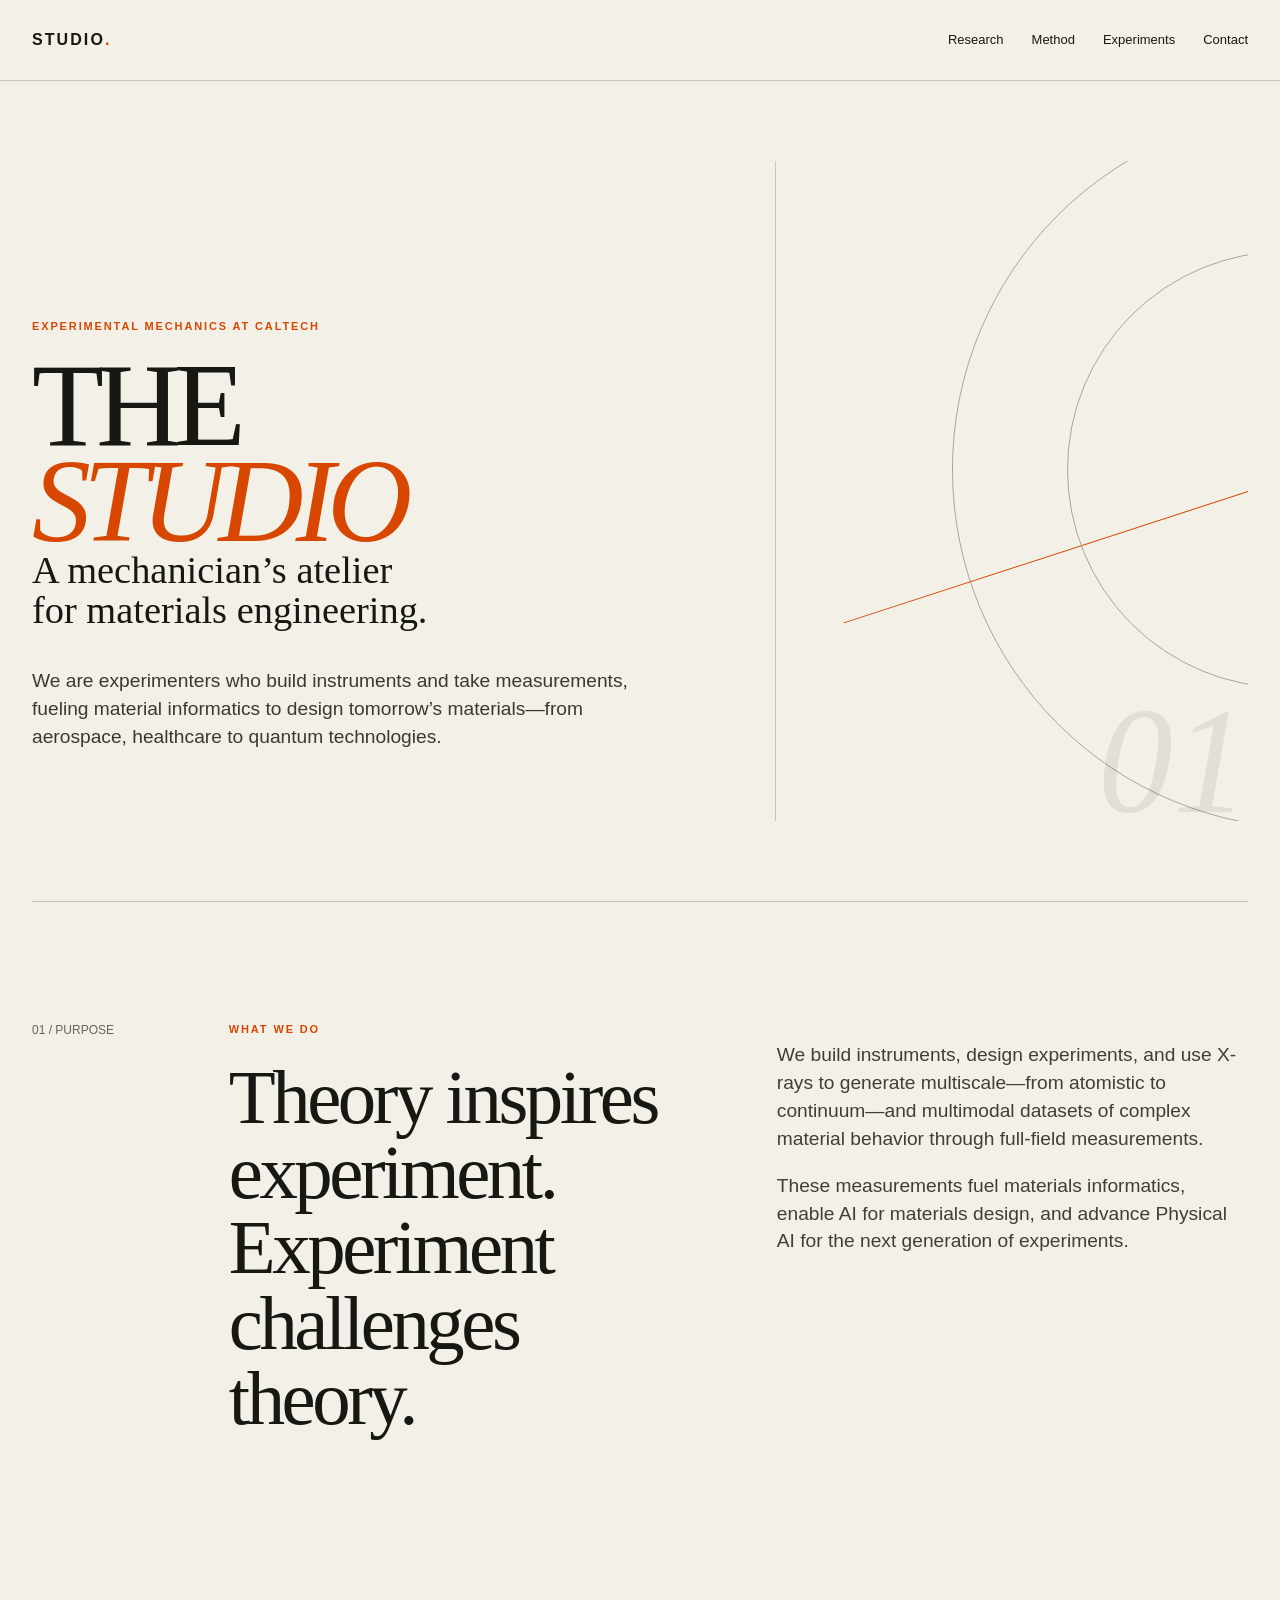
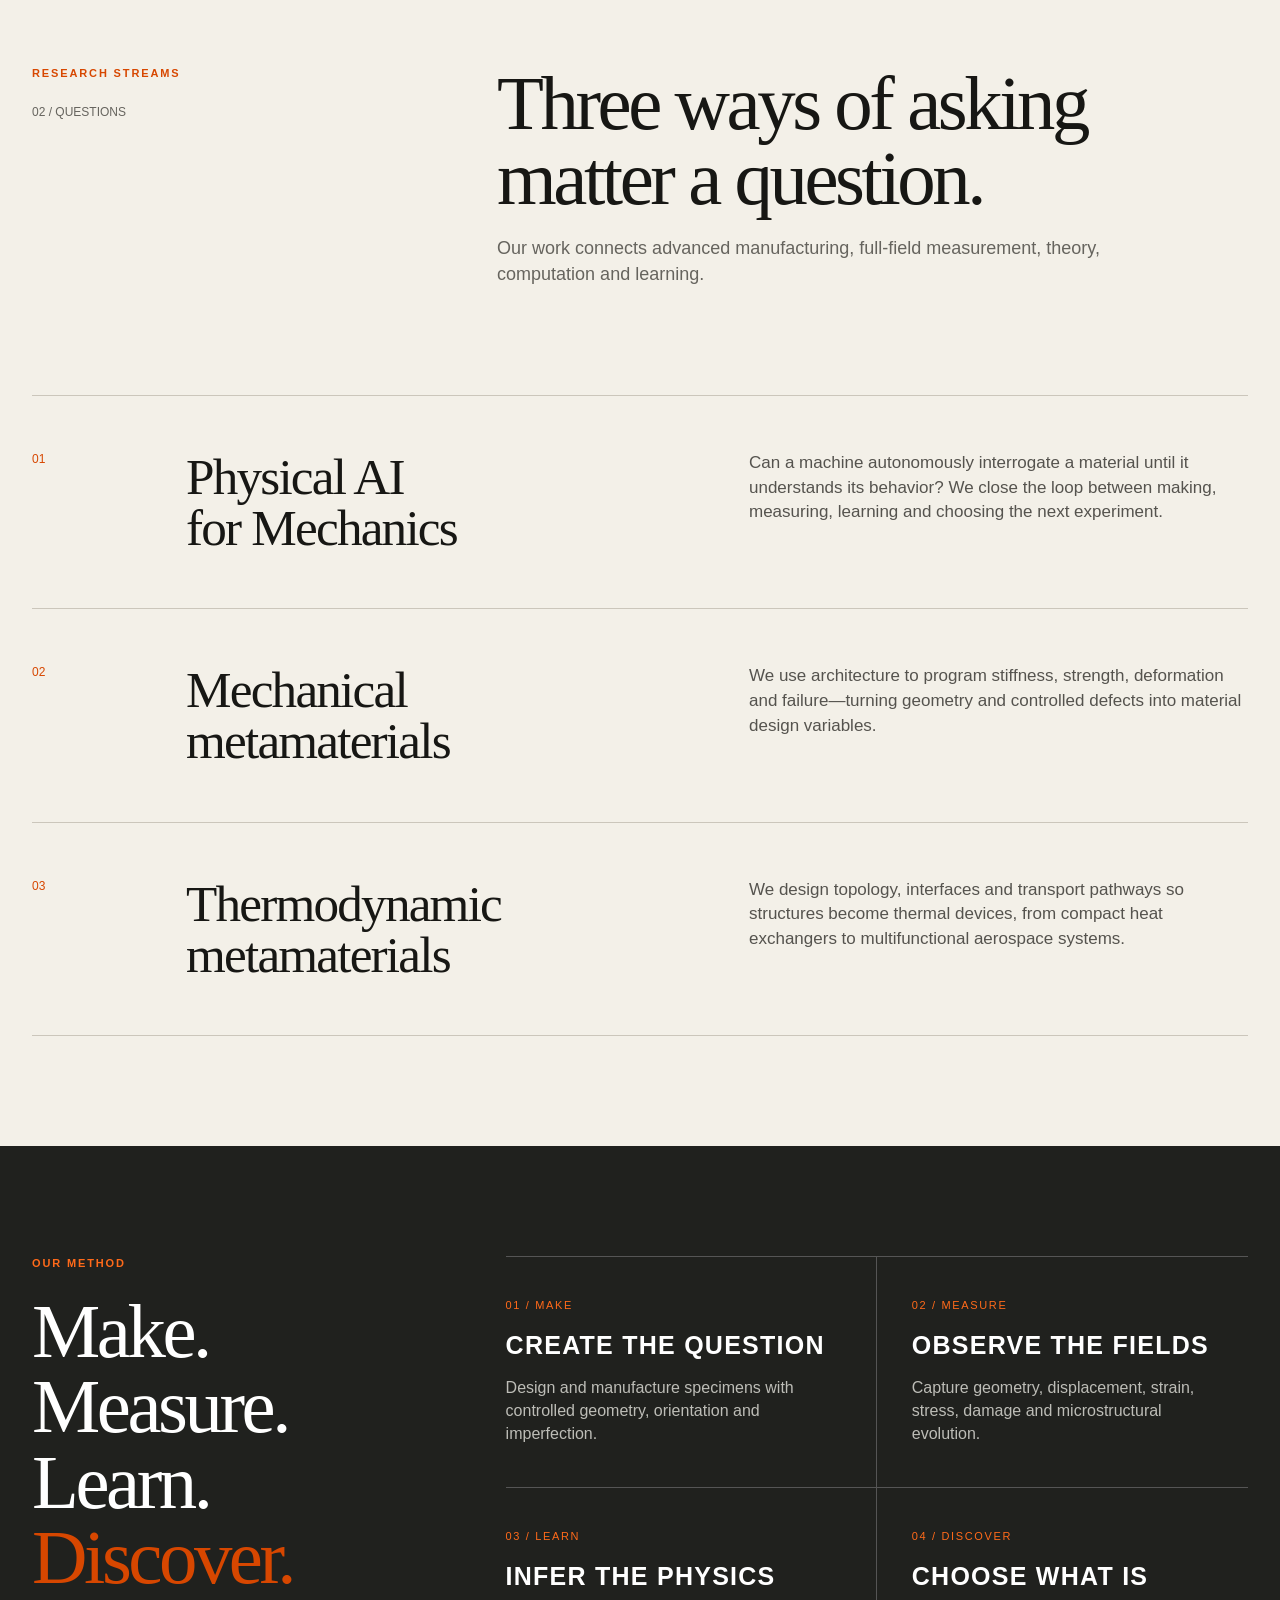
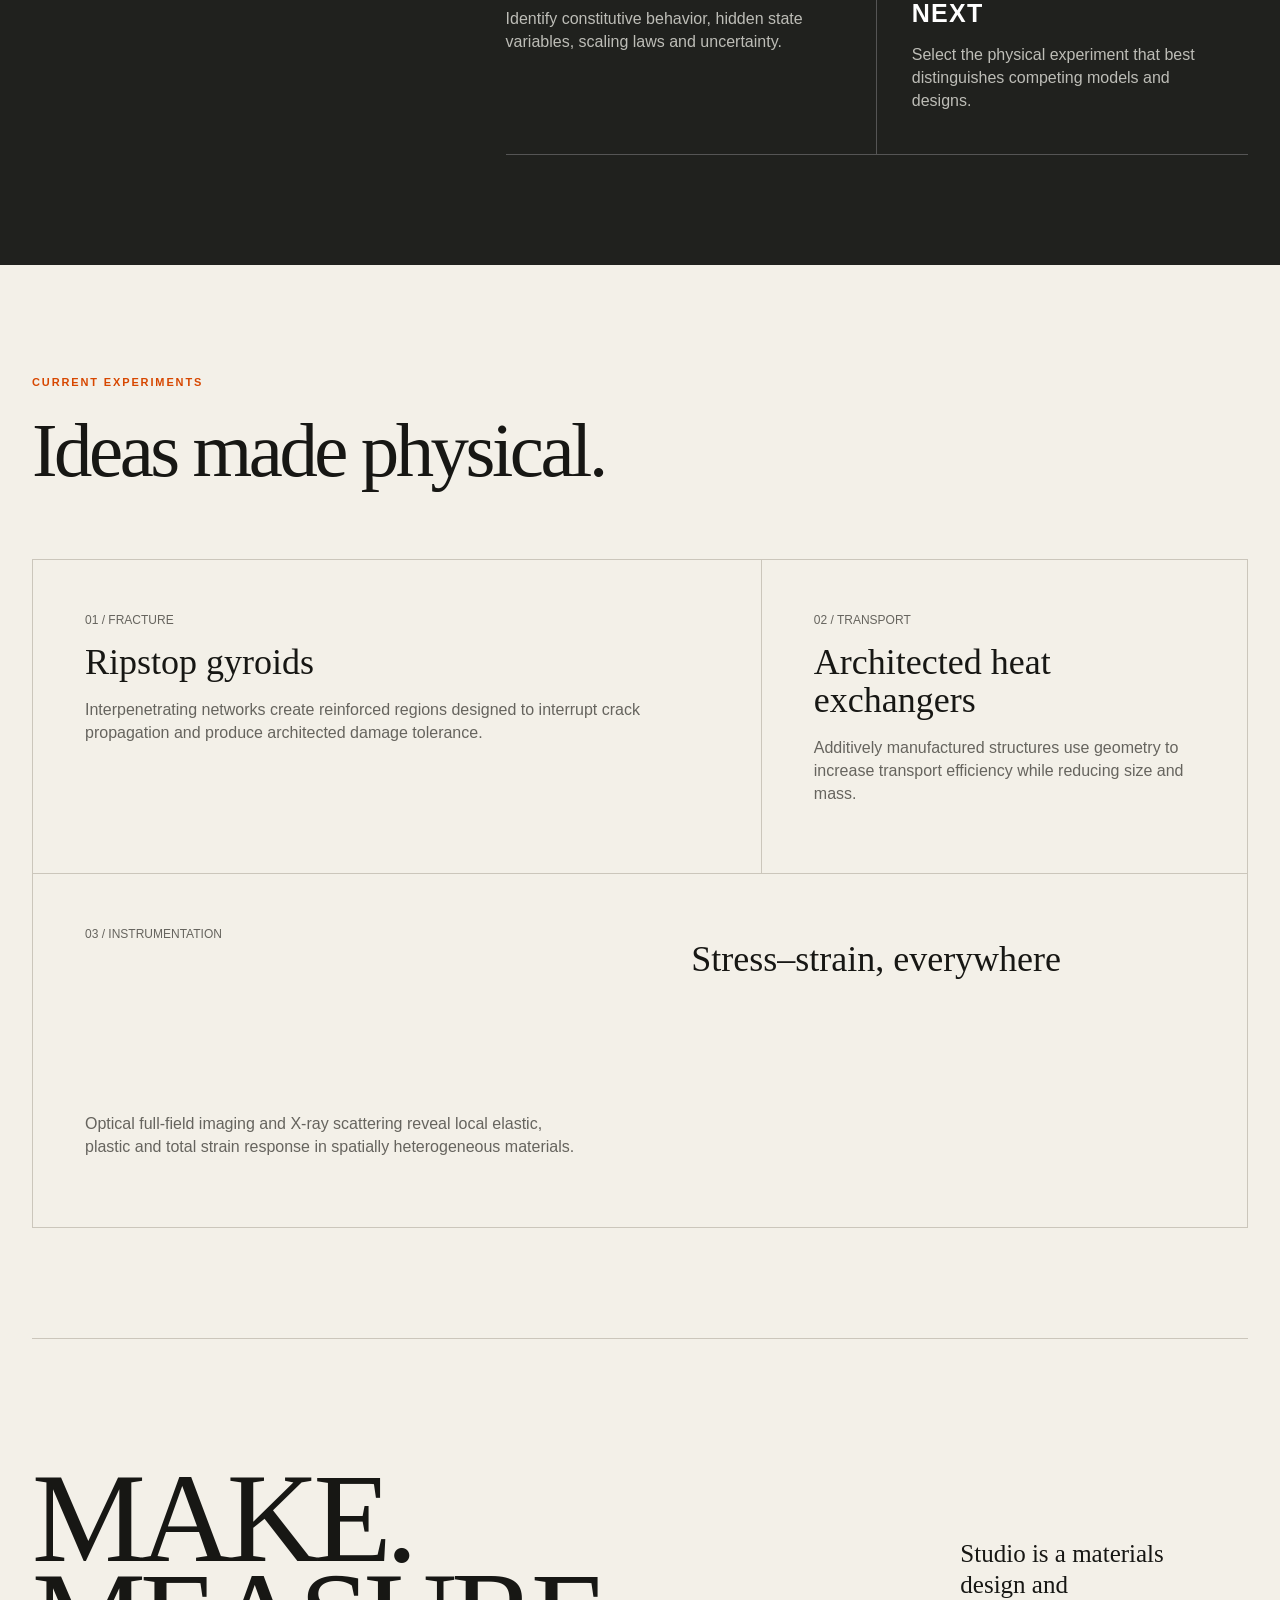
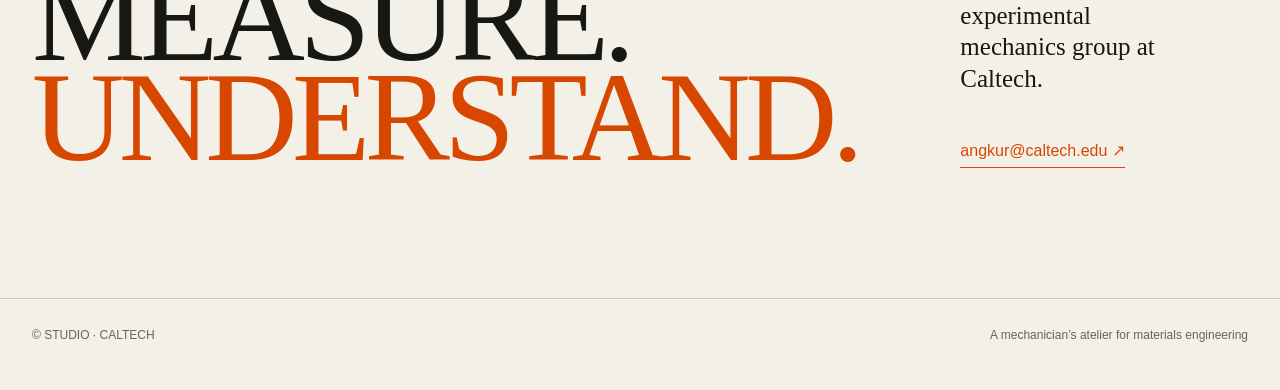
<file: index.html>
<!doctype html>
<html lang="en">
<head>
  <meta charset="utf-8">
  <meta name="viewport" content="width=device-width, initial-scale=1">
  <meta name="description" content="Studio at Caltech — a mechanician's atelier for materials engineering.">
  <title>STUDIO — Materials Engineering at Caltech</title>
  <style>
    :root{--paper:#f3f0e8;--ink:#171714;--muted:#66645e;--line:#cbc6bb;--orange:#d74700;--dark:#20211e;--white:#fff;--max:1380px}
    *{box-sizing:border-box}html{scroll-behavior:smooth}body{margin:0;background:var(--paper);color:var(--ink);font-family:Arial,Helvetica,sans-serif;line-height:1.45}a{color:inherit}.shell{width:min(calc(100% - 64px),var(--max));margin:auto}.site-header{position:sticky;top:0;z-index:10;background:rgba(243,240,232,.94);backdrop-filter:blur(10px);border-bottom:1px solid var(--line)}nav{height:80px;display:flex;align-items:center;justify-content:space-between}.brand{text-decoration:none;font-weight:800;letter-spacing:.13em}.brand b,.orange{color:var(--orange)}.nav-links{display:flex;gap:28px}.nav-links a{text-decoration:none;font-size:13px}.nav-links a:hover{color:var(--orange)}.menu{display:none;border:0;background:none;font:inherit}.eyebrow{margin:0 0 22px;color:var(--orange);font-size:11px;font-weight:700;letter-spacing:.17em;text-transform:uppercase}.hero{min-height:calc(100vh - 80px);display:grid;grid-template-columns:1.15fr .85fr;align-items:center;gap:8vw;padding-block:80px}.hero h1{font:500 clamp(66px,9.2vw,150px)/.82 Georgia,serif;letter-spacing:-.065em;margin:0}.hero h1 span{font-style:italic;color:var(--orange)}.hero-copy{align-self:end;padding-bottom:4vw}.hero-copy .descriptor{font:400 clamp(26px,3vw,46px)/1.06 Georgia,serif;margin:0 0 36px}.hero-copy .lede{max-width:660px;color:#393834;font-size:clamp(17px,1.5vw,22px)}.hero-mark{height:100%;min-height:560px;position:relative;border-left:1px solid var(--line);overflow:hidden}.hero-mark:before,.hero-mark:after{content:"";position:absolute;border:1px solid #aaa69e;border-radius:50%}.hero-mark:before{width:56vw;height:56vw;right:-33vw;top:-4vw}.hero-mark:after{width:34vw;height:34vw;right:-20vw;top:7vw}.beam{position:absolute;left:10%;right:0;top:50%;height:1px;background:var(--orange);transform:rotate(-18deg);transform-origin:right}.hero-num{position:absolute;right:0;bottom:0;font:italic 150px/.8 Georgia,serif;color:rgba(23,23,20,.08)}.section-rule{border-top:1px solid var(--line)}.intro{display:grid;grid-template-columns:120px 1fr 1fr;gap:6vw;padding-block:120px}.index{font-size:12px;color:var(--muted)}h2{font:500 clamp(44px,6vw,88px)/.98 Georgia,serif;letter-spacing:-.045em;margin:0}.intro h2 em{color:var(--orange);font-weight:400}.intro-copy{font-size:clamp(18px,1.5vw,22px);color:#3f3e39}.streams{padding-block:110px}.section-head{display:grid;grid-template-columns:1fr 2fr;gap:7vw;margin-bottom:90px}.section-head p:last-child{max-width:640px;color:var(--muted);font-size:18px}.stream{display:grid;grid-template-columns:90px 1fr 1fr;gap:5vw;padding:55px 0;border-top:1px solid var(--line)}.stream:last-child{border-bottom:1px solid var(--line)}.stream .num{color:var(--orange);font-size:12px}.stream h3{font:500 clamp(34px,4vw,62px)/1 Georgia,serif;letter-spacing:-.035em;margin:0}.stream p{margin:0;color:#55534e;font-size:17px}.method{background:var(--dark);color:var(--white);padding-block:110px}.method .eyebrow{color:#ff6a1a}.method-grid{display:grid;grid-template-columns:1fr 2fr;gap:8vw}.method h2{max-width:500px}.loop{display:grid;grid-template-columns:repeat(2,1fr);border-top:1px solid #555}.step{padding:35px 24px 42px 0;border-bottom:1px solid #555}.step:nth-child(odd){border-right:1px solid #555}.step:nth-child(even){padding-left:35px}.step span{font-size:11px;color:#ff6a1a;letter-spacing:.15em}.step h3{font-size:25px;letter-spacing:.05em;margin:12px 0}.step p{color:#bdbdb7;margin:0}.projects{padding-block:110px}.project-grid{display:grid;grid-template-columns:1.2fr .8fr;gap:1px;background:var(--line);border:1px solid var(--line);margin-top:70px}.project{background:var(--paper);padding:52px;min-height:310px}.project:nth-child(3){grid-column:1/-1;display:grid;grid-template-columns:1fr 1fr;gap:8vw}.project h3{font:500 36px/1.05 Georgia,serif;margin:15px 0}.project p{color:var(--muted)}.closing{padding-block:130px}.closing-grid{display:grid;grid-template-columns:1.25fr .75fr;gap:8vw;align-items:end}.closing h2{font-size:clamp(62px,10vw,148px);line-height:.78}.closing h2 span{color:var(--orange)}.closing p{font:400 25px/1.25 Georgia,serif}.contact{display:inline-block;margin-top:20px;text-decoration:none;border-bottom:1px solid var(--orange);padding-bottom:5px;color:var(--orange)}footer{border-top:1px solid var(--line);padding:28px 0 45px}.footer-row{display:flex;justify-content:space-between;color:var(--muted);font-size:12px}
    @media(max-width:800px){.shell{width:min(calc(100% - 36px),var(--max))}.menu{display:block}.nav-links{display:none;position:absolute;top:80px;left:0;right:0;background:var(--paper);padding:25px 18px;border-bottom:1px solid var(--line);flex-direction:column}.nav-links.open{display:flex}.hero{grid-template-columns:1fr;padding-block:70px;min-height:auto}.hero-mark{display:none}.hero-copy{padding:0}.intro,.stream,.section-head,.method-grid,.closing-grid{grid-template-columns:1fr}.intro{padding-block:80px}.index{margin-bottom:15px}.stream{grid-template-columns:50px 1fr}.stream p{grid-column:2}.loop{grid-template-columns:1fr}.step:nth-child(odd){border-right:0}.step:nth-child(even){padding-left:0}.project-grid{grid-template-columns:1fr}.project:nth-child(3){grid-column:auto;display:block}.project{padding:35px;min-height:0}.footer-row{gap:20px;flex-direction:column}}
  </style>
</head>
<body>
  <header class="site-header"><nav class="shell"><a class="brand" href="#top">STUDIO<b>.</b></a><button class="menu" aria-expanded="false" aria-controls="nav-links">Menu</button><div class="nav-links" id="nav-links"><a href="#research">Research</a><a href="#method">Method</a><a href="#experiments">Experiments</a><a href="#contact">Contact</a></div></nav></header>
  <main id="top">
    <section class="hero shell">
      <div class="hero-copy"><p class="eyebrow" data-content="hero.eyebrow">Caltech · Experimental mechanics</p><h1>THE<br><span>STUDIO</span></h1><p class="descriptor" data-content="hero.tagline">A mechanician’s atelier<br>for materials engineering.</p><p class="lede" data-content="hero.introduction">We are experimenters who build instruments and take measurements, fueling AI and quantum to design tomorrow’s materials—from aerospace and healthcare to quantum technologies.</p></div>
      <div class="hero-mark" aria-hidden="true"><div class="beam"></div><div class="hero-num">01</div></div>
    </section>
    <section class="intro shell section-rule" id="research"><div class="index">01 / PURPOSE</div><div><p class="eyebrow">What we do</p><h2 data-content="purpose.heading">Theory inspires experiment.<br><em>Experiment challenges theory.</em></h2></div><div class="intro-copy"><p data-content="purpose.paragraph_one">We build instruments, design experiments, and use X-rays to generate multiscale—from atomistic to continuum—and multimodal datasets of complex material behavior through full-field measurements.</p><p data-content="purpose.paragraph_two">These measurements fuel materials informatics, enable AI for materials design, and advance Physical AI for the next generation of experiments.</p></div></section>
    <section class="streams shell" aria-labelledby="streams-title"><div class="section-head"><div><p class="eyebrow">Research streams</p><div class="index">02 / QUESTIONS</div></div><div><h2 id="streams-title">Three ways of asking matter a question.</h2><p>Our work connects advanced manufacturing, full-field measurement, theory, computation and learning.</p></div></div>
      <div id="research-streams"><article class="stream"><div class="num">01</div><h3>Physical AI<br>for Mechanics</h3><p>Can a machine autonomously interrogate a material until it understands its behavior? We close the loop between making, measuring, learning and choosing the next experiment.</p></article></div>
    </section>
    <section class="method" id="method"><div class="shell method-grid"><div><p class="eyebrow">Our method</p><h2>Make.<br>Measure.<br>Learn.<br><span class="orange">Discover.</span></h2></div><div class="loop"><div class="step"><span>01 / MAKE</span><h3>CREATE THE QUESTION</h3><p>Design and manufacture specimens with controlled geometry, orientation and imperfection.</p></div><div class="step"><span>02 / MEASURE</span><h3>OBSERVE THE FIELDS</h3><p>Capture geometry, displacement, strain, stress, damage and microstructural evolution.</p></div><div class="step"><span>03 / LEARN</span><h3>INFER THE PHYSICS</h3><p>Identify constitutive behavior, hidden state variables, scaling laws and uncertainty.</p></div><div class="step"><span>04 / DISCOVER</span><h3>CHOOSE WHAT IS NEXT</h3><p>Select the physical experiment that best distinguishes competing models and designs.</p></div></div></div></section>
    <section class="projects shell" id="experiments"><p class="eyebrow">Current experiments</p><h2>Ideas made physical.</h2><div class="project-grid" id="project-grid"></div></section>
    <section class="closing shell section-rule" id="contact"><div class="closing-grid"><h2>MAKE.<br>MEASURE.<br><span>UNDERSTAND.</span></h2><div><p data-content="contact.description">Studio is a materials design and experimental mechanics group at Caltech.</p><a class="contact" data-email href="mailto:angkur@caltech.edu">angkur@caltech.edu ↗</a></div></div></section>
  </main>
  <footer><div class="shell footer-row"><div>© STUDIO · CALTECH</div><div>A mechanician’s atelier for materials engineering</div></div></footer>
  <script>
    const b=document.querySelector('.menu'),n=document.querySelector('.nav-links');b.addEventListener('click',()=>{const o=b.getAttribute('aria-expanded')==='true';b.setAttribute('aria-expanded',String(!o));n.classList.toggle('open')});n.addEventListener('click',()=>{n.classList.remove('open');b.setAttribute('aria-expanded','false')});
    const get=(obj,path)=>path.split('.').reduce((a,k)=>a&&a[k],obj);
    fetch('content.json').then(r=>r.json()).then(data=>{
      document.querySelectorAll('[data-content]').forEach(el=>{const v=get(data,el.dataset.content);if(v)el.innerHTML=v.replace(/\n/g,'<br>')});
      const streams=document.querySelector('#research-streams');
      streams.innerHTML=data.research_streams.map((item,i)=>`<article class="stream"><div class="num">${String(i+1).padStart(2,'0')}</div><h3>${item.title.replace(/\n/g,'<br>')}</h3><p>${item.description}</p></article>`).join('');
      const projects=document.querySelector('#project-grid');
      projects.innerHTML=data.projects.map((item,i)=>`<article class="project"><div class="index">${String(i+1).padStart(2,'0')} / ${item.category}</div><h3>${item.title}</h3><p>${item.description}</p></article>`).join('');
      const email=document.querySelector('[data-email]');email.textContent=data.contact.email+' ↗';email.href='mailto:'+data.contact.email;
    }).catch(()=>console.warn('Using built-in content because content.json could not be loaded.'));
  </script>
</body>
</html>
</file>
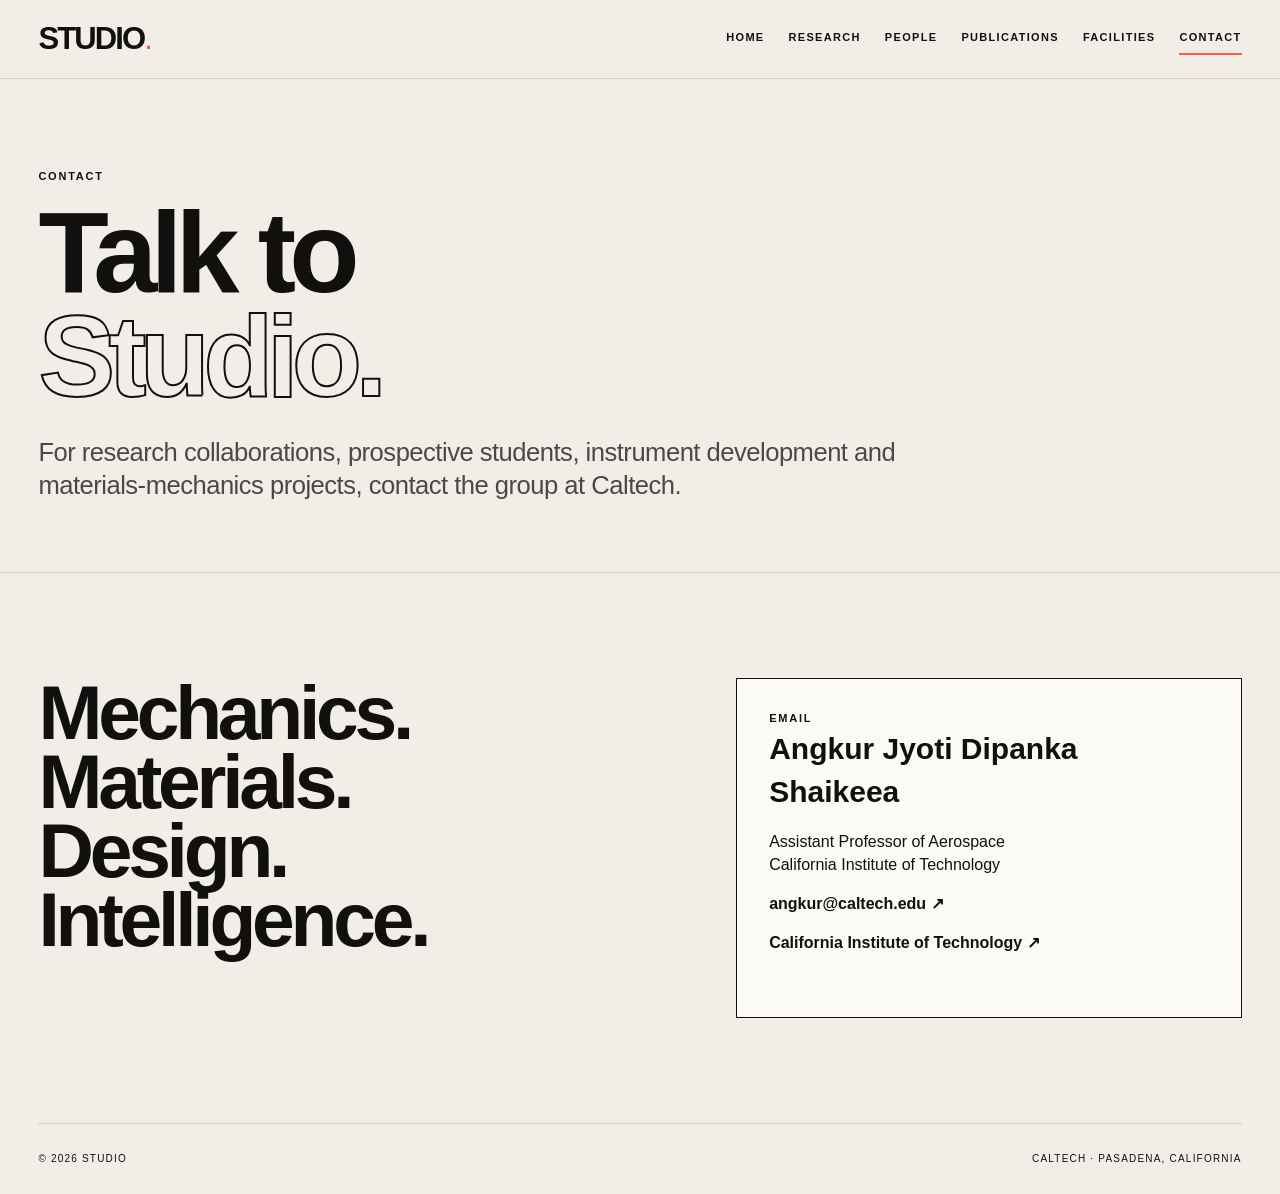
<file: contact.html>
<!doctype html><html lang="en"><head><meta charset="utf-8"><meta name="viewport" content="width=device-width,initial-scale=1"><meta name="description" content="Contact STUDIO at Caltech."><title>Contact — STUDIO</title><link rel="stylesheet" href="assets/css/style.css"></head><body>
<header class="site-header"><div class="wrap"><nav><a class="brand" href="index.html">STUDIO<span>.</span></a><button class="menu-btn" aria-expanded="false">Menu</button><div class="navlinks"><a href="index.html">Home</a><a href="research.html">Research</a><a href="people.html">People</a><a href="publications.html">Publications</a><a href="facilities.html">Facilities</a><a class="active" href="contact.html">Contact</a></div></nav></div></header>
<main><section class="page-hero"><div class="wrap"><div class="section-tag">Contact</div><h1 class="page-title">Talk to<br><span class="outline">Studio.</span></h1><p class="page-intro">For research collaborations, prospective students, instrument development and materials-mechanics projects, contact the group at Caltech.</p></div></section><section class="section"><div class="wrap"><div class="contact-grid"><div><h2 style="font-size:clamp(44px,6vw,86px);line-height:.9;letter-spacing:-.055em;margin-top:0">Mechanics.<br>Materials.<br>Design.<br>Intelligence.</h2></div><div class="contact-card"><div class="section-tag">Email</div><h3>Angkur Jyoti Dipanka Shaikeea</h3><p>Assistant Professor of Aerospace<br>California Institute of Technology</p><p><a href="mailto:angkur@caltech.edu">angkur@caltech.edu ↗</a></p><p><a href="https://www.caltech.edu/" target="_blank" rel="noopener">California Institute of Technology ↗</a></p></div></div></div></section></main><div class="wrap"><footer><span>© <span data-year></span> STUDIO</span><span>Caltech · Pasadena, California</span></footer></div><script src="assets/js/main.js"></script></body></html>
</file>
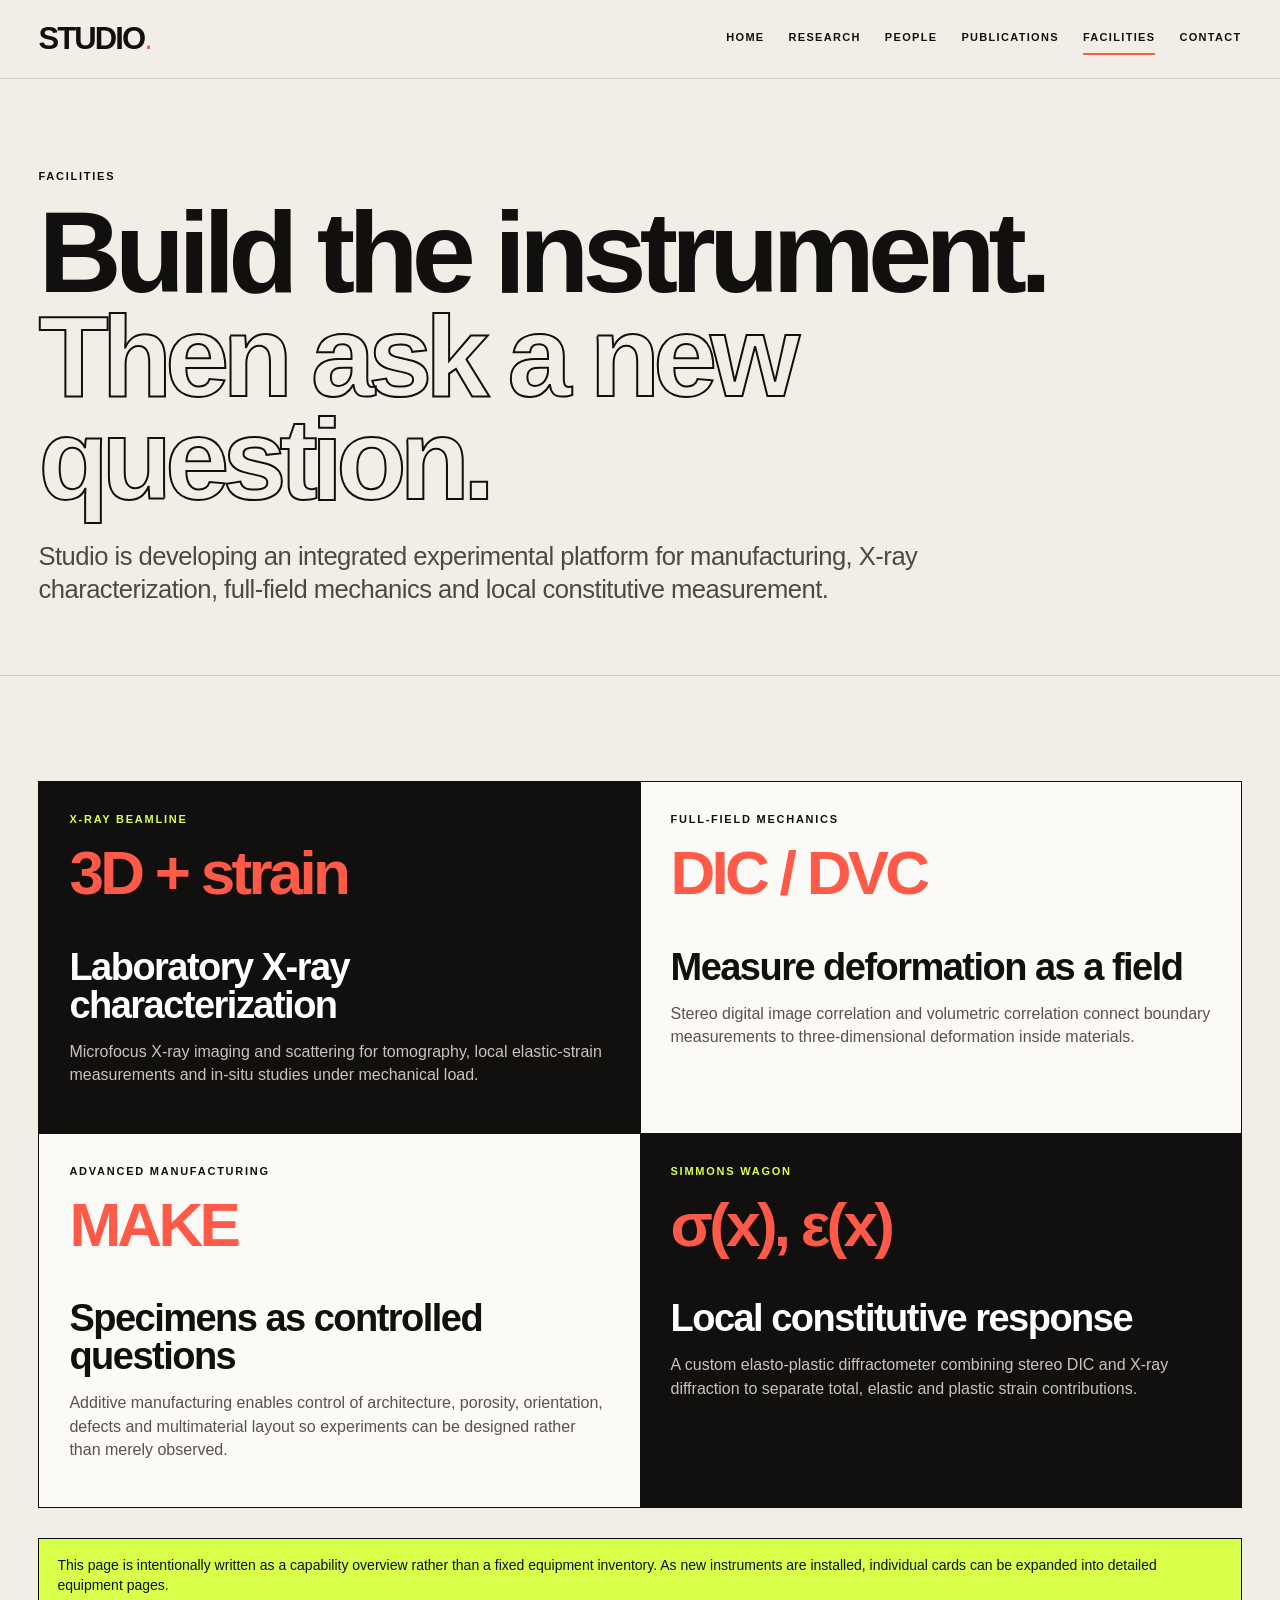
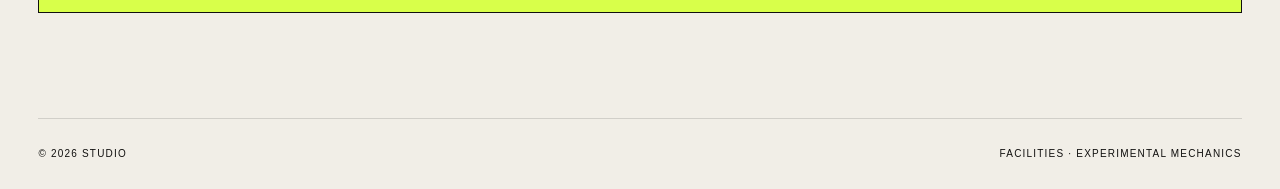
<file: facilities.html>
<!doctype html><html lang="en"><head><meta charset="utf-8"><meta name="viewport" content="width=device-width,initial-scale=1"><meta name="description" content="Experimental facilities and measurement platforms in STUDIO."><title>Facilities — STUDIO</title><link rel="stylesheet" href="assets/css/style.css"></head><body>
<header class="site-header"><div class="wrap"><nav><a class="brand" href="index.html">STUDIO<span>.</span></a><button class="menu-btn" aria-expanded="false">Menu</button><div class="navlinks"><a href="index.html">Home</a><a href="research.html">Research</a><a href="people.html">People</a><a href="publications.html">Publications</a><a class="active" href="facilities.html">Facilities</a><a href="contact.html">Contact</a></div></nav></div></header>
<main><section class="page-hero"><div class="wrap"><div class="section-tag">Facilities</div><h1 class="page-title">Build the instrument.<br><span class="outline">Then ask a new question.</span></h1><p class="page-intro">Studio is developing an integrated experimental platform for manufacturing, X-ray characterization, full-field mechanics and local constitutive measurement.</p></div></section>
<section class="section"><div class="wrap"><div class="instrument-grid"><article class="instrument-card dark-card"><div class="section-tag" style="color:var(--acid)">X-ray beamline</div><div class="metric">3D + strain</div><h3>Laboratory X-ray characterization</h3><p>Microfocus X-ray imaging and scattering for tomography, local elastic-strain measurements and in-situ studies under mechanical load.</p></article><article class="instrument-card"><div class="section-tag">Full-field mechanics</div><div class="metric">DIC / DVC</div><h3>Measure deformation as a field</h3><p>Stereo digital image correlation and volumetric correlation connect boundary measurements to three-dimensional deformation inside materials.</p></article><article class="instrument-card"><div class="section-tag">Advanced manufacturing</div><div class="metric">MAKE</div><h3>Specimens as controlled questions</h3><p>Additive manufacturing enables control of architecture, porosity, orientation, defects and multimaterial layout so experiments can be designed rather than merely observed.</p></article><article class="instrument-card dark-card"><div class="section-tag" style="color:var(--acid)">Simmons Wagon</div><div class="metric">σ(x), ε(x)</div><h3>Local constitutive response</h3><p>A custom elasto-plastic diffractometer combining stereo DIC and X-ray diffraction to separate total, elastic and plastic strain contributions.</p></article></div>
<div class="notice">This page is intentionally written as a capability overview rather than a fixed equipment inventory. As new instruments are installed, individual cards can be expanded into detailed equipment pages.</div></div></section></main><div class="wrap"><footer><span>© <span data-year></span> STUDIO</span><span>Facilities · Experimental Mechanics</span></footer></div><script src="assets/js/main.js"></script></body></html>
</file>
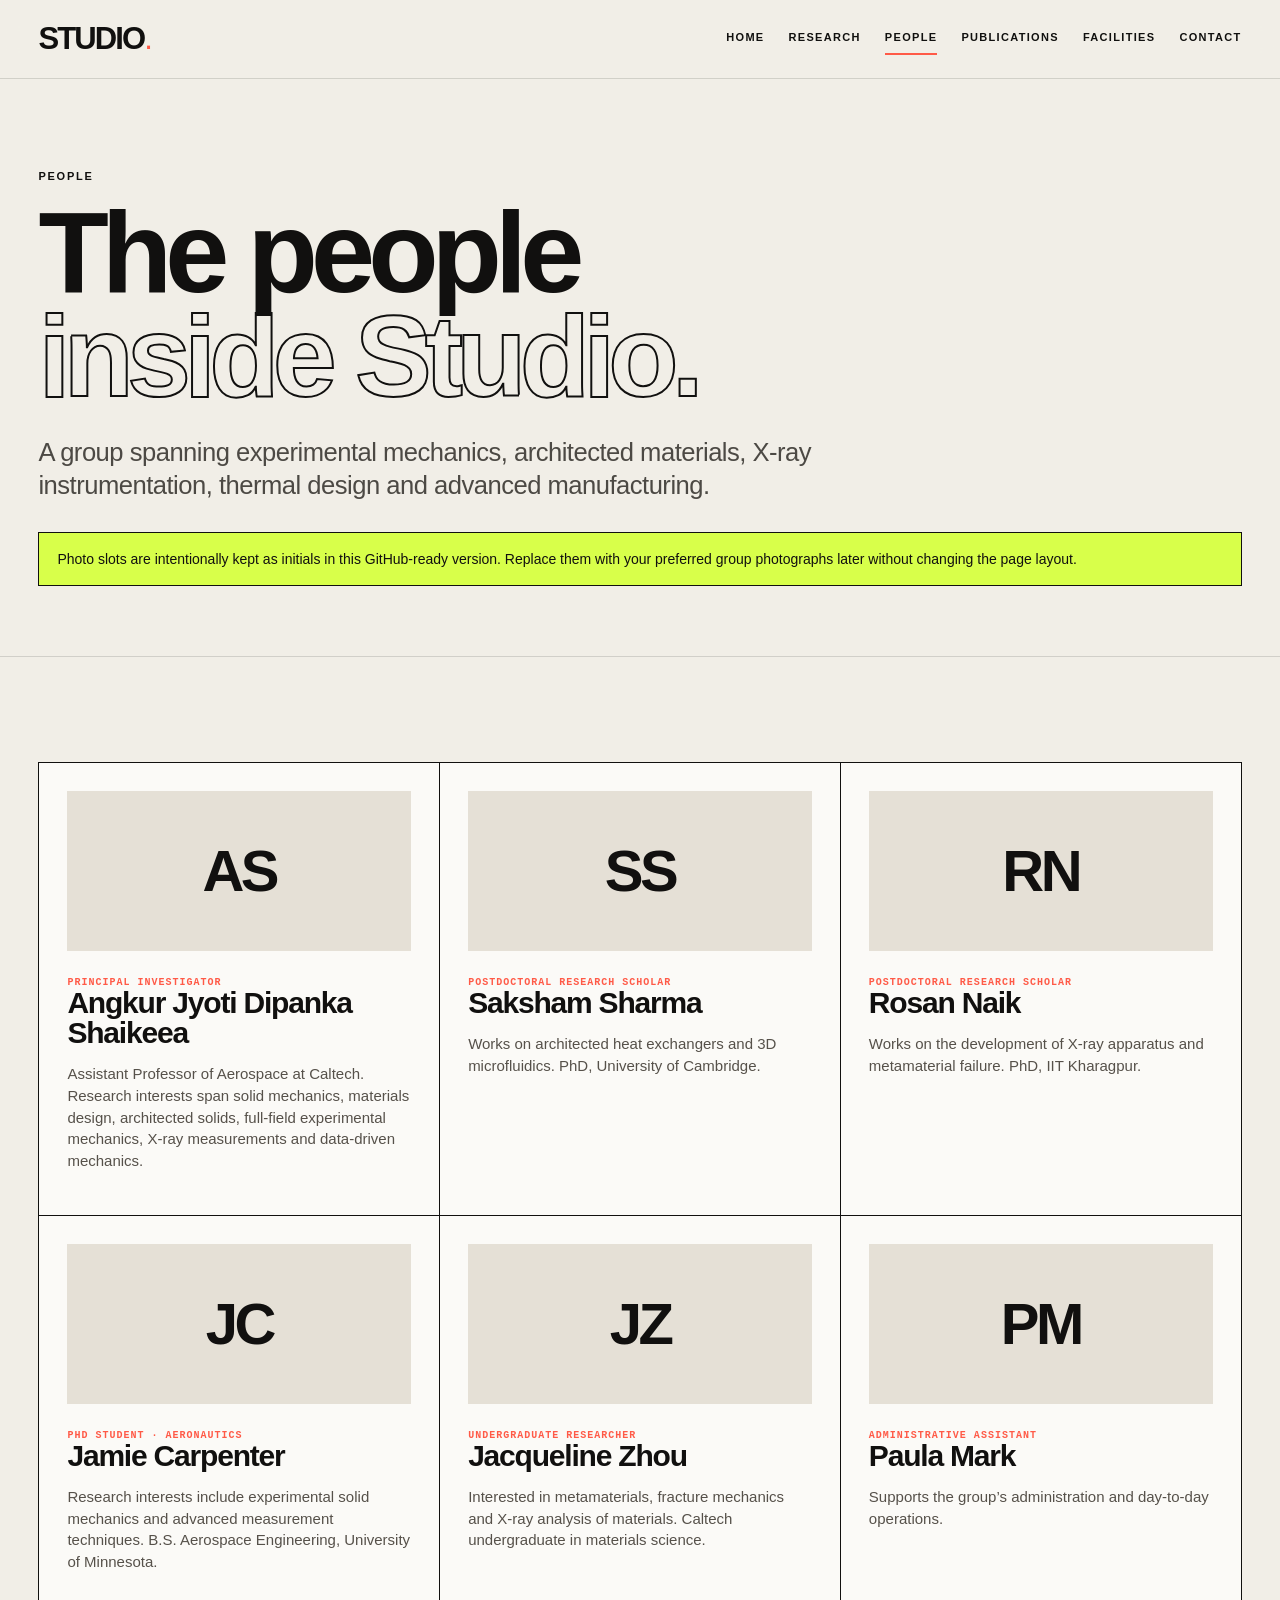
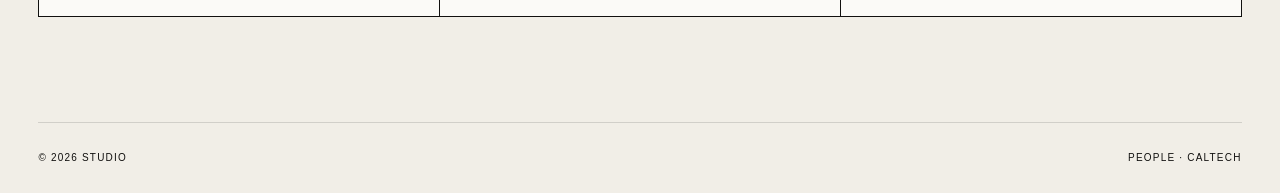
<file: people.html>
<!doctype html><html lang="en"><head><meta charset="utf-8"><meta name="viewport" content="width=device-width,initial-scale=1"><meta name="description" content="People in STUDIO at Caltech."><title>People — STUDIO</title><link rel="stylesheet" href="assets/css/style.css"></head><body>
<header class="site-header"><div class="wrap"><nav><a class="brand" href="index.html">STUDIO<span>.</span></a><button class="menu-btn" aria-expanded="false">Menu</button><div class="navlinks"><a href="index.html">Home</a><a href="research.html">Research</a><a class="active" href="people.html">People</a><a href="publications.html">Publications</a><a href="facilities.html">Facilities</a><a href="contact.html">Contact</a></div></nav></div></header>
<main><section class="page-hero"><div class="wrap"><div class="section-tag">People</div><h1 class="page-title">The people<br><span class="outline">inside Studio.</span></h1><p class="page-intro">A group spanning experimental mechanics, architected materials, X-ray instrumentation, thermal design and advanced manufacturing.</p><div class="notice">Photo slots are intentionally kept as initials in this GitHub-ready version. Replace them with your preferred group photographs later without changing the page layout.</div></div></section>
<section class="section"><div class="wrap"><div class="people-grid">
<article class="person"><div class="person-photo">AS</div><div class="role">Principal Investigator</div><h3>Angkur Jyoti Dipanka Shaikeea</h3><p>Assistant Professor of Aerospace at Caltech. Research interests span solid mechanics, materials design, architected solids, full-field experimental mechanics, X-ray measurements and data-driven mechanics.</p></article>
<article class="person"><div class="person-photo">SS</div><div class="role">Postdoctoral Research Scholar</div><h3>Saksham Sharma</h3><p>Works on architected heat exchangers and 3D microfluidics. PhD, University of Cambridge.</p></article>
<article class="person"><div class="person-photo">RN</div><div class="role">Postdoctoral Research Scholar</div><h3>Rosan Naik</h3><p>Works on the development of X-ray apparatus and metamaterial failure. PhD, IIT Kharagpur.</p></article>
<article class="person"><div class="person-photo">JC</div><div class="role">PhD Student · Aeronautics</div><h3>Jamie Carpenter</h3><p>Research interests include experimental solid mechanics and advanced measurement techniques. B.S. Aerospace Engineering, University of Minnesota.</p></article>
<article class="person"><div class="person-photo">JZ</div><div class="role">Undergraduate Researcher</div><h3>Jacqueline Zhou</h3><p>Interested in metamaterials, fracture mechanics and X-ray analysis of materials. Caltech undergraduate in materials science.</p></article>
<article class="person"><div class="person-photo">PM</div><div class="role">Administrative Assistant</div><h3>Paula Mark</h3><p>Supports the group’s administration and day-to-day operations.</p></article>
</div></div></section></main><div class="wrap"><footer><span>© <span data-year></span> STUDIO</span><span>People · Caltech</span></footer></div><script src="assets/js/main.js"></script></body></html>
</file>
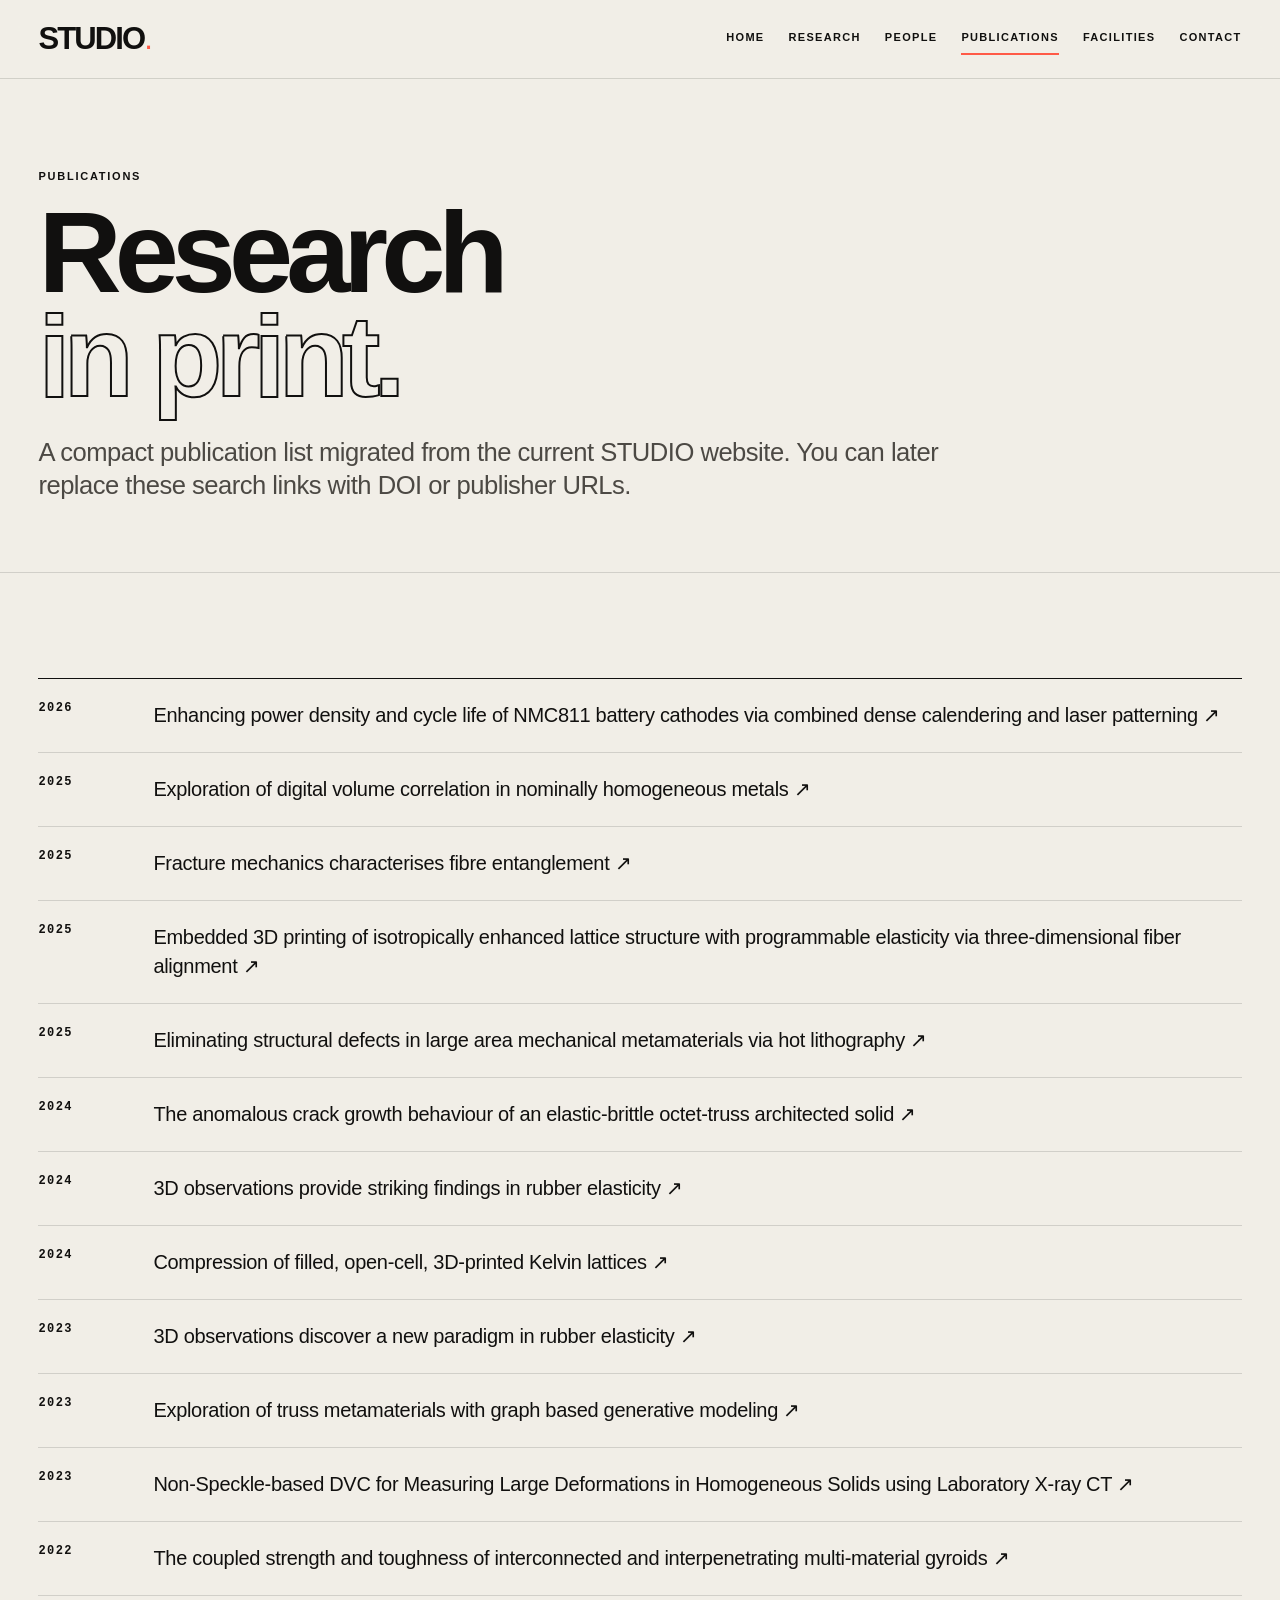
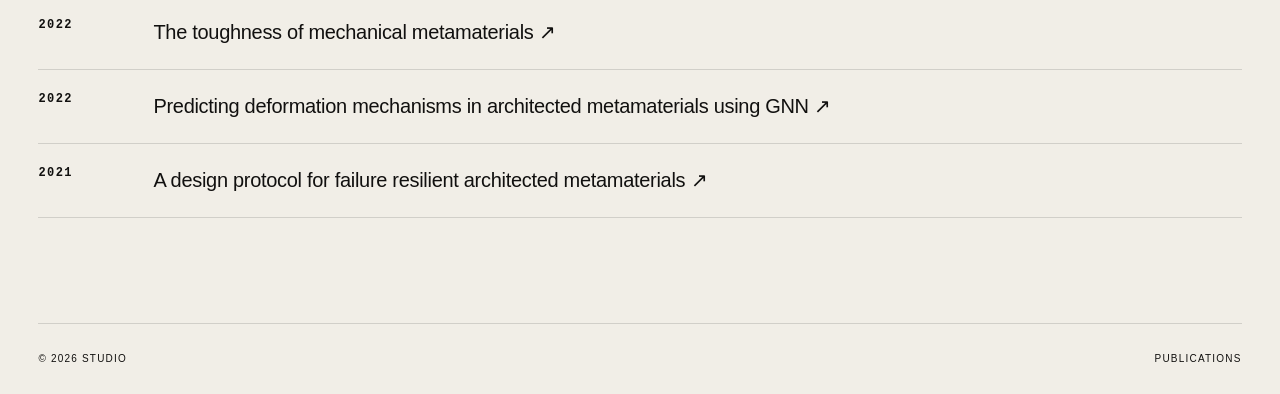
<file: publications.html>
<!doctype html><html lang="en"><head><meta charset="utf-8"><meta name="viewport" content="width=device-width,initial-scale=1"><meta name="description" content="Selected publications from STUDIO."><title>Publications — STUDIO</title><link rel="stylesheet" href="assets/css/style.css"></head><body>
<header class="site-header"><div class="wrap"><nav><a class="brand" href="index.html">STUDIO<span>.</span></a><button class="menu-btn" aria-expanded="false">Menu</button><div class="navlinks"><a href="index.html">Home</a><a href="research.html">Research</a><a href="people.html">People</a><a class="active" href="publications.html">Publications</a><a href="facilities.html">Facilities</a><a href="contact.html">Contact</a></div></nav></div></header>
<main><section class="page-hero"><div class="wrap"><div class="section-tag">Publications</div><h1 class="page-title">Research<br><span class="outline">in print.</span></h1><p class="page-intro">A compact publication list migrated from the current STUDIO website. You can later replace these search links with DOI or publisher URLs.</p></div></section>
<section class="section"><div class="wrap"><div class="pub-list">
<div class="pub"><div class="year">2026</div><a href="https://scholar.google.com/scholar?q=Enhancing+power+density+and+cycle+life+of+NMC811+battery+cathodes+via+combined+dense+calendering+and+laser+patterning" target="_blank" rel="noopener">Enhancing power density and cycle life of NMC811 battery cathodes via combined dense calendering and laser patterning ↗</a></div>
<div class="pub"><div class="year">2025</div><a href="https://scholar.google.com/scholar?q=Exploration+of+digital+volume+correlation+in+nominally+homogeneous+metals" target="_blank" rel="noopener">Exploration of digital volume correlation in nominally homogeneous metals ↗</a></div>
<div class="pub"><div class="year">2025</div><a href="https://scholar.google.com/scholar?q=Fracture+mechanics+characterises+fibre+entanglement" target="_blank" rel="noopener">Fracture mechanics characterises fibre entanglement ↗</a></div>
<div class="pub"><div class="year">2025</div><a href="https://scholar.google.com/scholar?q=Embedded+3D+printing+of+isotropically+enhanced+lattice+structure+with+programmable+elasticity+via+three-dimensional+fiber+alignment" target="_blank" rel="noopener">Embedded 3D printing of isotropically enhanced lattice structure with programmable elasticity via three-dimensional fiber alignment ↗</a></div>
<div class="pub"><div class="year">2025</div><a href="https://scholar.google.com/scholar?q=Eliminating+structural+defects+in+large+area+mechanical+metamaterials+via+hot+lithography" target="_blank" rel="noopener">Eliminating structural defects in large area mechanical metamaterials via hot lithography ↗</a></div>
<div class="pub"><div class="year">2024</div><a href="https://scholar.google.com/scholar?q=The+anomalous+crack+growth+behaviour+of+an+elastic-brittle+octet-truss+architected+solid" target="_blank" rel="noopener">The anomalous crack growth behaviour of an elastic-brittle octet-truss architected solid ↗</a></div>
<div class="pub"><div class="year">2024</div><a href="https://scholar.google.com/scholar?q=3D+observations+provide+striking+findings+in+rubber+elasticity" target="_blank" rel="noopener">3D observations provide striking findings in rubber elasticity ↗</a></div>
<div class="pub"><div class="year">2024</div><a href="https://scholar.google.com/scholar?q=Compression+of+filled+open-cell+3D-printed+Kelvin+lattices" target="_blank" rel="noopener">Compression of filled, open-cell, 3D-printed Kelvin lattices ↗</a></div>
<div class="pub"><div class="year">2023</div><a href="https://scholar.google.com/scholar?q=3D+observations+discover+a+new+paradigm+in+rubber+elasticity" target="_blank" rel="noopener">3D observations discover a new paradigm in rubber elasticity ↗</a></div>
<div class="pub"><div class="year">2023</div><a href="https://scholar.google.com/scholar?q=Exploration+of+truss+metamaterials+with+graph+based+generative+modeling" target="_blank" rel="noopener">Exploration of truss metamaterials with graph based generative modeling ↗</a></div>
<div class="pub"><div class="year">2023</div><a href="https://scholar.google.com/scholar?q=Non-Speckle-based+DVC+for+Measuring+Large+Deformations+in+Homogeneous+Solids+using+Laboratory+X-ray+CT" target="_blank" rel="noopener">Non-Speckle-based DVC for Measuring Large Deformations in Homogeneous Solids using Laboratory X-ray CT ↗</a></div>
<div class="pub"><div class="year">2022</div><a href="https://scholar.google.com/scholar?q=The+coupled+strength+and+toughness+of+interconnected+and+interpenetrating+multi-material+gyroids" target="_blank" rel="noopener">The coupled strength and toughness of interconnected and interpenetrating multi-material gyroids ↗</a></div>
<div class="pub"><div class="year">2022</div><a href="https://scholar.google.com/scholar?q=The+toughness+of+mechanical+metamaterials" target="_blank" rel="noopener">The toughness of mechanical metamaterials ↗</a></div>
<div class="pub"><div class="year">2022</div><a href="https://scholar.google.com/scholar?q=Predicting+deformation+mechanisms+in+architected+metamaterials+using+GNN" target="_blank" rel="noopener">Predicting deformation mechanisms in architected metamaterials using GNN ↗</a></div>
<div class="pub"><div class="year">2021</div><a href="https://scholar.google.com/scholar?q=A+design+protocol+for+failure+resilient+architected+metamaterials" target="_blank" rel="noopener">A design protocol for failure resilient architected metamaterials ↗</a></div>
</div></div></section></main><div class="wrap"><footer><span>© <span data-year></span> STUDIO</span><span>Publications</span></footer></div><script src="assets/js/main.js"></script></body></html>
</file>
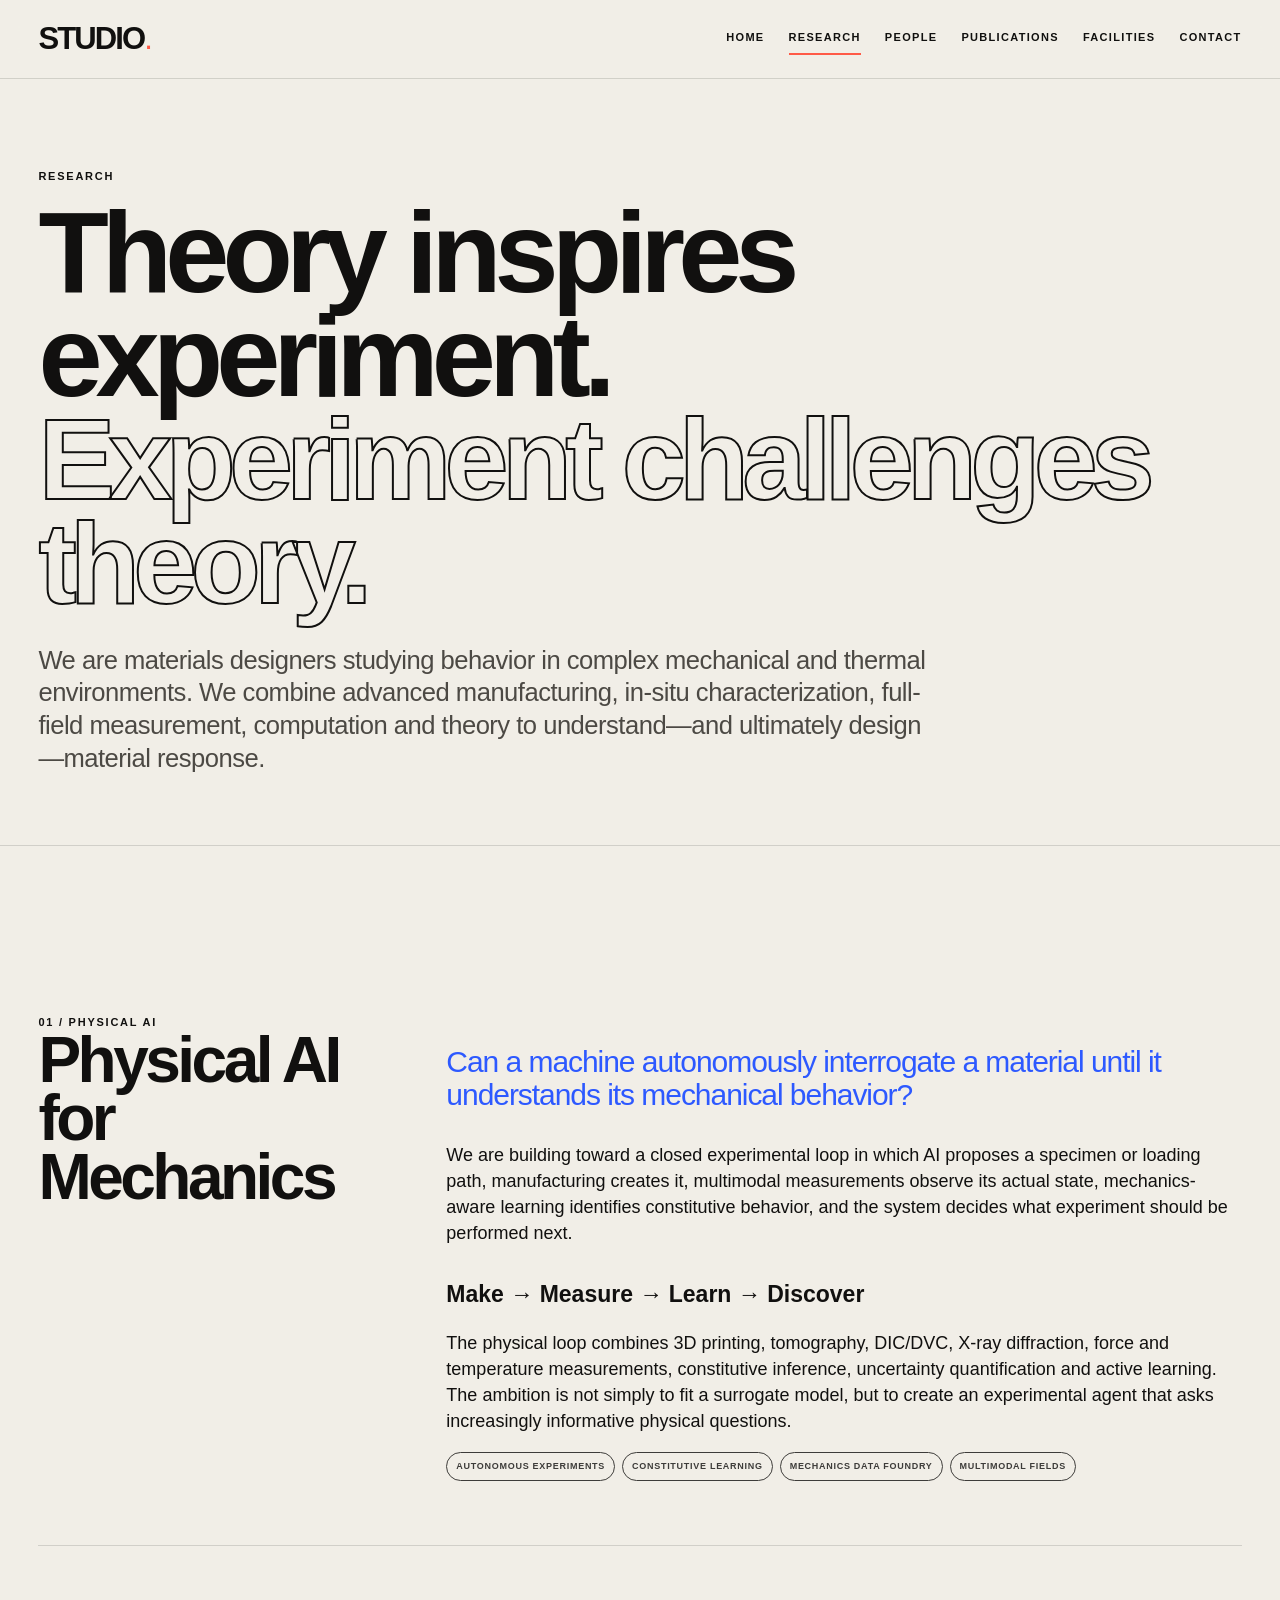
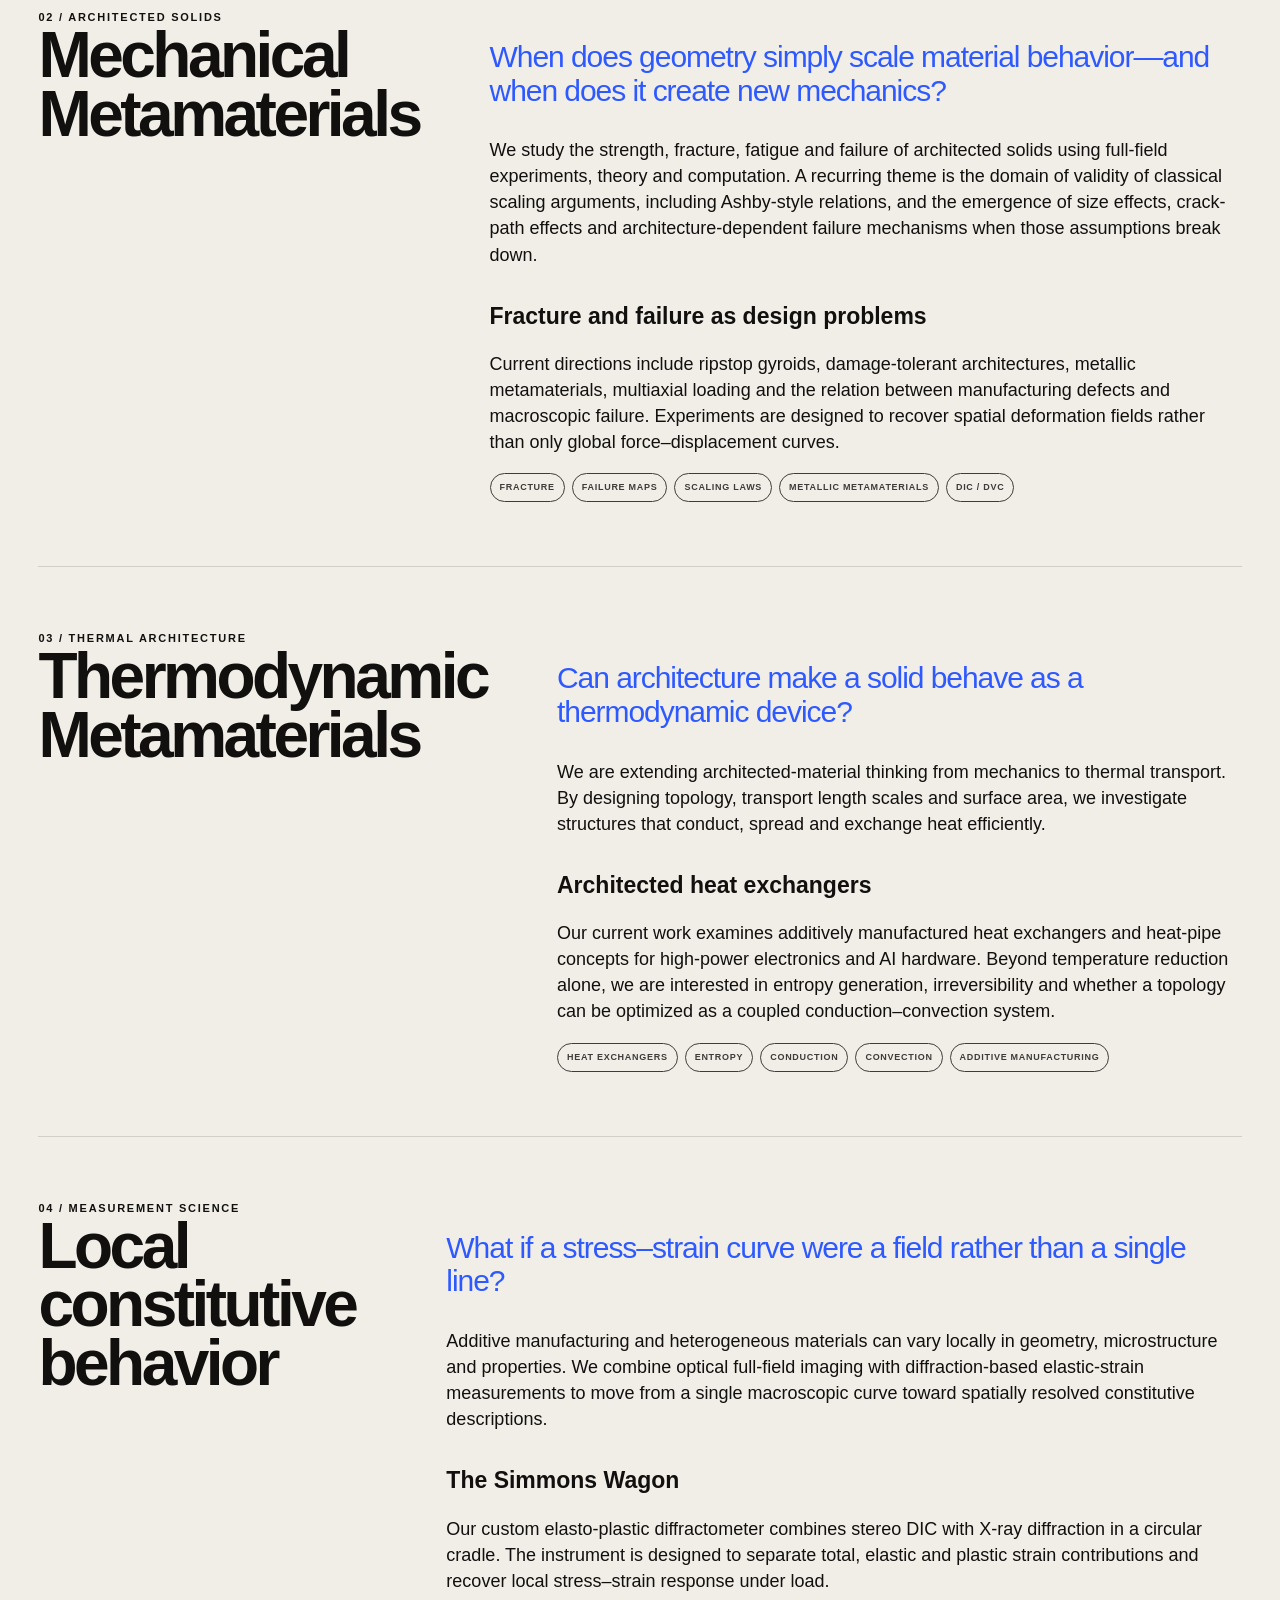
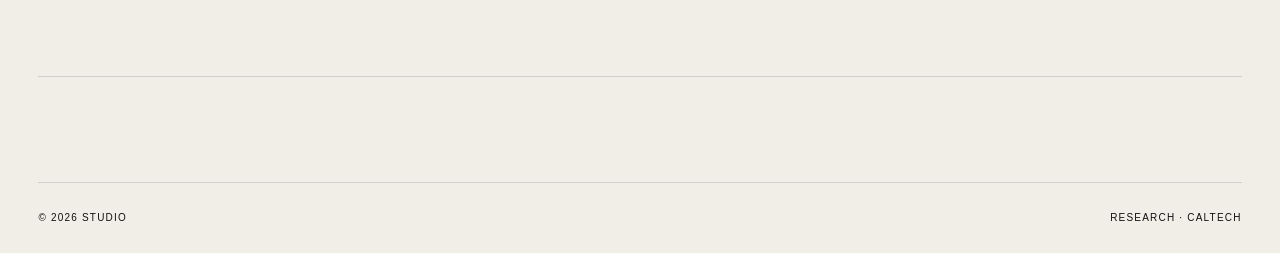
<file: research.html>
<!doctype html><html lang="en"><head><meta charset="utf-8"><meta name="viewport" content="width=device-width,initial-scale=1"><meta name="description" content="Research themes at STUDIO: Physical AI for Mechanics, mechanical metamaterials, thermodynamic metamaterials, and local constitutive measurements."><title>Research — STUDIO</title><link rel="stylesheet" href="assets/css/style.css"></head><body>
<header class="site-header"><div class="wrap"><nav><a class="brand" href="index.html">STUDIO<span>.</span></a><button class="menu-btn" aria-expanded="false">Menu</button><div class="navlinks"><a href="index.html">Home</a><a class="active" href="research.html">Research</a><a href="people.html">People</a><a href="publications.html">Publications</a><a href="facilities.html">Facilities</a><a href="contact.html">Contact</a></div></nav></div></header>
<main><section class="page-hero"><div class="wrap"><div class="section-tag">Research</div><h1 class="page-title">Theory inspires experiment.<br><span class="outline">Experiment challenges theory.</span></h1><p class="page-intro">We are materials designers studying behavior in complex mechanical and thermal environments. We combine advanced manufacturing, in-situ characterization, full-field measurement, computation and theory to understand—and ultimately design—material response.</p></div></section>
<section class="section"><div class="wrap">
<article class="research-block"><div><div class="section-tag">01 / Physical AI</div><h2>Physical AI for Mechanics</h2></div><div class="research-copy"><p class="question">Can a machine autonomously interrogate a material until it understands its mechanical behavior?</p><p>We are building toward a closed experimental loop in which AI proposes a specimen or loading path, manufacturing creates it, multimodal measurements observe its actual state, mechanics-aware learning identifies constitutive behavior, and the system decides what experiment should be performed next.</p><h3>Make → Measure → Learn → Discover</h3><p>The physical loop combines 3D printing, tomography, DIC/DVC, X-ray diffraction, force and temperature measurements, constitutive inference, uncertainty quantification and active learning. The ambition is not simply to fit a surrogate model, but to create an experimental agent that asks increasingly informative physical questions.</p><div class="tags"><span class="tag">Autonomous experiments</span><span class="tag">Constitutive learning</span><span class="tag">Mechanics Data Foundry</span><span class="tag">Multimodal fields</span></div></div></article>
<article class="research-block"><div><div class="section-tag">02 / Architected solids</div><h2>Mechanical Metamaterials</h2></div><div class="research-copy"><p class="question">When does geometry simply scale material behavior—and when does it create new mechanics?</p><p>We study the strength, fracture, fatigue and failure of architected solids using full-field experiments, theory and computation. A recurring theme is the domain of validity of classical scaling arguments, including Ashby-style relations, and the emergence of size effects, crack-path effects and architecture-dependent failure mechanisms when those assumptions break down.</p><h3>Fracture and failure as design problems</h3><p>Current directions include ripstop gyroids, damage-tolerant architectures, metallic metamaterials, multiaxial loading and the relation between manufacturing defects and macroscopic failure. Experiments are designed to recover spatial deformation fields rather than only global force–displacement curves.</p><div class="tags"><span class="tag">Fracture</span><span class="tag">Failure maps</span><span class="tag">Scaling laws</span><span class="tag">Metallic metamaterials</span><span class="tag">DIC / DVC</span></div></div></article>
<article class="research-block"><div><div class="section-tag">03 / Thermal architecture</div><h2>Thermodynamic Metamaterials</h2></div><div class="research-copy"><p class="question">Can architecture make a solid behave as a thermodynamic device?</p><p>We are extending architected-material thinking from mechanics to thermal transport. By designing topology, transport length scales and surface area, we investigate structures that conduct, spread and exchange heat efficiently.</p><h3>Architected heat exchangers</h3><p>Our current work examines additively manufactured heat exchangers and heat-pipe concepts for high-power electronics and AI hardware. Beyond temperature reduction alone, we are interested in entropy generation, irreversibility and whether a topology can be optimized as a coupled conduction–convection system.</p><div class="tags"><span class="tag">Heat exchangers</span><span class="tag">Entropy</span><span class="tag">Conduction</span><span class="tag">Convection</span><span class="tag">Additive manufacturing</span></div></div></article>
<article class="research-block"><div><div class="section-tag">04 / Measurement science</div><h2>Local constitutive behavior</h2></div><div class="research-copy"><p class="question">What if a stress–strain curve were a field rather than a single line?</p><p>Additive manufacturing and heterogeneous materials can vary locally in geometry, microstructure and properties. We combine optical full-field imaging with diffraction-based elastic-strain measurements to move from a single macroscopic curve toward spatially resolved constitutive descriptions.</p><h3>The Simmons Wagon</h3><p>Our custom elasto-plastic diffractometer combines stereo DIC with X-ray diffraction in a circular cradle. The instrument is designed to separate total, elastic and plastic strain contributions and recover local stress–strain response under load.</p></div></article>
</div></section></main><div class="wrap"><footer><span>© <span data-year></span> STUDIO</span><span>Research · Caltech</span></footer></div><script src="assets/js/main.js"></script></body></html>
</file>
<file: assets/css/style.css>
:root{
  --ink:#11100f;--paper:#f1eee7;--soft:#e5e0d6;--white:#fbfaf7;
  --red:#ff5a47;--blue:#2d59ff;--acid:#d8ff4a;--orange:#ff9d4d;
  --muted:#716d66;--line:rgba(17,16,15,.14);--max:1380px;
}
*{box-sizing:border-box}
html{scroll-behavior:smooth}
body{margin:0;background:var(--paper);color:var(--ink);font-family:Arial,Helvetica,sans-serif;line-height:1.45;overflow-x:hidden}
a{color:inherit;text-decoration:none}
img{max-width:100%;display:block}.wrap{width:min(var(--max),94vw);margin:auto}
.site-header{position:sticky;top:0;z-index:50;background:rgba(241,238,231,.94);backdrop-filter:blur(14px);border-bottom:1px solid var(--line)}
nav{min-height:78px;display:flex;align-items:center;justify-content:space-between;gap:24px}.brand{font-size:31px;font-weight:900;letter-spacing:-.06em}.brand span{font-weight:400;color:var(--red)}
.navlinks{display:flex;align-items:center;gap:24px;font-size:11px;text-transform:uppercase;letter-spacing:.12em;font-weight:800}.navlinks a{padding:7px 0;border-bottom:2px solid transparent}.navlinks a:hover,.navlinks a.active{border-color:var(--red)}
.menu-btn{display:none;background:none;border:1px solid var(--ink);padding:8px 10px;font-weight:800;text-transform:uppercase;letter-spacing:.08em}
.hero{min-height:720px;display:grid;grid-template-columns:1.08fr .92fr;gap:40px;align-items:center;padding:50px 0 70px}.eyebrow{display:flex;align-items:center;gap:10px;text-transform:uppercase;letter-spacing:.14em;font-size:12px;font-weight:800}.dot{width:9px;height:9px;background:var(--red);border-radius:50%}
h1{font-size:clamp(70px,10.3vw,154px);line-height:.79;letter-spacing:-.075em;margin:24px 0 32px;font-weight:900}.outline{-webkit-text-stroke:2px var(--ink);color:transparent}.lede{font-size:clamp(20px,2vw,29px);line-height:1.26;max-width:780px;letter-spacing:-.025em}.lede b{font-weight:900}
.hero-side{height:580px;position:relative;border:1px solid var(--line);overflow:hidden;background:var(--ink);color:white}.mesh{position:absolute;inset:-50px;background-image:linear-gradient(rgba(255,255,255,.08) 1px,transparent 1px),linear-gradient(90deg,rgba(255,255,255,.08) 1px,transparent 1px);background-size:38px 38px;transform:perspective(700px) rotateX(55deg) rotateZ(-18deg) scale(1.15);transform-origin:center 70%;opacity:.55}.orb{position:absolute;width:300px;height:300px;border-radius:50%;border:2px solid var(--acid);left:50%;top:49%;transform:translate(-50%,-50%);box-shadow:0 0 0 28px rgba(216,255,74,.04),0 0 0 58px rgba(216,255,74,.025)}.orb:before,.orb:after{content:"";position:absolute;inset:48px;border:2px solid var(--red);border-radius:28% 72% 55% 45%/42% 35% 65% 58%;transform:rotate(35deg)}.orb:after{inset:92px;border-color:#fff;transform:rotate(-18deg)}.hlabel{position:absolute;font-size:10px;text-transform:uppercase;letter-spacing:.13em}.hl1{top:28px;left:30px}.hl2{bottom:28px;left:30px}.hl3{right:28px;top:28px;text-align:right}.hero-num{position:absolute;right:24px;bottom:8px;font-size:138px;line-height:1;font-weight:900;color:rgba(255,255,255,.08);letter-spacing:-.08em}
.manifesto{border-top:1px solid var(--line);border-bottom:1px solid var(--line);padding:88px 0}.manifesto-grid{display:grid;grid-template-columns:1fr 2fr;gap:80px}.section-tag{text-transform:uppercase;letter-spacing:.16em;font-size:11px;font-weight:800}.manifesto p{font-size:clamp(28px,3.5vw,51px);line-height:1.08;letter-spacing:-.045em;margin:0}.manifesto em{font-style:normal;color:var(--blue)}
.section{padding:105px 0}.section.alt{background:var(--white)}.section.dark{background:var(--ink);color:white}.intro-grid{display:grid;grid-template-columns:.8fr 2fr;gap:80px;margin-bottom:58px}.intro-grid h2,.page-title,.cta-title{font-size:clamp(48px,6vw,94px);line-height:.9;letter-spacing:-.06em;margin:0}.intro-grid p,.page-intro{font-size:19px;max-width:800px;margin:0;color:#4c4944}.dark .intro-grid p,.dark .page-intro{color:#c8c4bd}
.pillar-grid{display:grid;grid-template-columns:repeat(3,1fr);border-top:1px solid var(--ink);border-left:1px solid var(--ink)}.pillar{min-height:590px;padding:28px;border-right:1px solid var(--ink);border-bottom:1px solid var(--ink);display:flex;flex-direction:column;position:relative;overflow:hidden;transition:.25s ease}.pillar:hover{transform:translateY(-6px)}.pillar:nth-child(1){background:var(--ink);color:white}.pillar:nth-child(2){background:var(--white)}.pillar:nth-child(3){background:var(--acid)}.pnum{font:700 12px/1 monospace;letter-spacing:.1em}.pillar h3{font-size:clamp(38px,4vw,65px);letter-spacing:-.055em;line-height:.93;margin:42px 0 20px}.pillar p{font-size:16px;max-width:430px}.tags{display:flex;gap:7px;flex-wrap:wrap;margin-top:auto}.tag{border:1px solid currentColor;padding:7px 9px;border-radius:999px;text-transform:uppercase;font-size:9px;letter-spacing:.08em;font-weight:800;opacity:.8}.pillar-visual{height:180px;position:relative;margin:28px -28px 22px}.loopline{position:absolute;inset:18px 35px;border:2px solid var(--acid);border-radius:50%}.loopline:before,.loopline:after{content:"MAKE  →  MEASURE  →  LEARN  →  DISCOVER";position:absolute;white-space:nowrap;font:700 11px monospace;letter-spacing:.08em;left:50%;top:50%;transform:translate(-50%,-50%)}.loopline:after{content:"↺";font-size:38px;top:108%;color:var(--red)}.lattice{position:absolute;inset:8px 40px;background:repeating-linear-gradient(45deg,transparent 0 19px,var(--ink) 20px 22px),repeating-linear-gradient(-45deg,transparent 0 19px,var(--ink) 20px 22px);opacity:.82}.crack{position:absolute;width:4px;height:128px;background:var(--red);left:52%;top:22px;transform:rotate(21deg);box-shadow:-19px 44px 0 -1px var(--red),17px 82px 0 -1px var(--red)}.heat{position:absolute;left:12%;right:12%;top:20px;height:135px;background:repeating-linear-gradient(90deg,var(--ink) 0 5px,transparent 5px 15px);mask-image:linear-gradient(to top,black,transparent 100%)}.heat:after{content:"ΔT";position:absolute;right:8px;top:30px;font-size:58px;font-weight:900;letter-spacing:-.06em}
.project-grid{display:grid;grid-template-columns:repeat(2,1fr);border-top:1px solid var(--ink);border-left:1px solid var(--ink)}.project{padding:30px;min-height:390px;border-right:1px solid var(--ink);border-bottom:1px solid var(--ink);display:flex;flex-direction:column}.project small{font:700 11px monospace;letter-spacing:.1em}.project h3{font-size:38px;line-height:1;letter-spacing:-.045em;margin:50px 0 16px}.project p{font-size:16px;color:#514e48;max-width:590px}.arrow{font-size:38px;margin-top:auto}.project:nth-child(4n+1) .arrow{color:var(--red)}.project:nth-child(4n+2) .arrow{color:var(--blue)}.project:nth-child(4n+3) .arrow{color:var(--orange)}.project:nth-child(4n+4) .arrow{color:#8ba800}
.ai-loop{margin-top:60px;display:grid;grid-template-columns:repeat(4,1fr);border:1px solid rgba(255,255,255,.3)}.ai-step{padding:26px;min-height:260px;border-right:1px solid rgba(255,255,255,.3);position:relative}.ai-step:last-child{border-right:none}.ai-step b{font-size:12px;letter-spacing:.15em}.ai-step h3{font-size:37px;letter-spacing:-.045em;margin:56px 0 12px}.ai-step p{font-size:14px;color:#c8c4bd}.ai-step:after{content:"→";position:absolute;right:-16px;top:50%;font-size:26px;background:var(--ink);padding:0 4px;z-index:2}.ai-step:last-child:after{content:"↺";right:12px;top:auto;bottom:10px;color:var(--acid);background:none;font-size:38px}
.page-hero{padding:90px 0 70px;border-bottom:1px solid var(--line)}.page-title{font-size:clamp(66px,9vw,132px);margin:16px 0 28px}.page-intro{font-size:clamp(20px,2vw,28px);line-height:1.28;letter-spacing:-.02em;max-width:900px}
.research-block{display:grid;grid-template-columns:.85fr 2fr;gap:70px;padding:64px 0;border-bottom:1px solid var(--line)}.research-block h2{font-size:clamp(40px,5vw,76px);line-height:.92;letter-spacing:-.055em;margin:0}.research-copy p{font-size:18px;max-width:850px}.research-copy h3{font-size:23px;margin:32px 0 10px}.question{font-size:30px!important;line-height:1.12!important;letter-spacing:-.035em;color:var(--blue)}
.people-grid{display:grid;grid-template-columns:repeat(3,1fr);gap:1px;background:var(--ink);border:1px solid var(--ink)}.person{background:var(--white);padding:28px;min-height:360px}.person-photo{height:160px;background:var(--soft);display:flex;align-items:center;justify-content:center;font-size:58px;font-weight:900;letter-spacing:-.06em;margin-bottom:26px;overflow:hidden}.person h3{font-size:30px;line-height:1;margin:0 0 8px;letter-spacing:-.04em}.role{font:700 10px monospace;letter-spacing:.1em;text-transform:uppercase;color:var(--red)}.person p{font-size:15px;color:#56514a}
.pub-list{border-top:1px solid var(--ink)}.pub{display:grid;grid-template-columns:90px 1fr;gap:25px;padding:22px 0;border-bottom:1px solid var(--line)}.pub .year{font:700 12px monospace;letter-spacing:.12em}.pub a{font-size:20px;letter-spacing:-.015em}.pub a:hover{color:var(--blue)}
.instrument-grid{display:grid;grid-template-columns:repeat(2,1fr);gap:1px;background:var(--ink);border:1px solid var(--ink)}.instrument-card{background:var(--white);padding:30px;min-height:330px}.instrument-card.dark-card{background:var(--ink);color:white}.instrument-card h3{font-size:38px;line-height:1;letter-spacing:-.04em;margin:30px 0 14px}.instrument-card p{color:#57534d}.dark-card p{color:#c8c4bd}.metric{font-size:62px;font-weight:900;letter-spacing:-.06em;color:var(--red)}
.contact-grid{display:grid;grid-template-columns:1.1fr .9fr;gap:80px}.contact-card{border:1px solid var(--ink);padding:32px;background:var(--white)}.contact-card h3{font-size:30px;margin:0 0 16px}.contact-card a{font-weight:800}.contact-card a:hover{color:var(--blue)}
.cta{padding:105px 0 68px}.cta-title{font-size:clamp(64px,10vw,150px);line-height:.8;margin:0 0 48px}.cta-row{display:grid;grid-template-columns:1fr 1fr;gap:70px;border-top:1px solid var(--ink);padding-top:24px}.cta-row p{font-size:18px;max-width:650px;margin:0}.cta-contact{font-size:26px;font-weight:900;text-align:right}
footer{padding:28px 0;border-top:1px solid var(--line);display:flex;justify-content:space-between;font-size:10px;text-transform:uppercase;letter-spacing:.12em}
.notice{padding:16px 18px;background:var(--acid);border:1px solid var(--ink);font-size:14px;margin-top:30px}.button{display:inline-block;border:1px solid var(--ink);padding:11px 14px;text-transform:uppercase;font-size:10px;font-weight:800;letter-spacing:.12em}.button:hover{background:var(--ink);color:white}
@media(max-width:950px){.hero,.manifesto-grid,.intro-grid,.research-block,.contact-grid,.cta-row{grid-template-columns:1fr}.hero{padding-top:34px}.hero-side{height:470px}.pillar-grid{grid-template-columns:1fr}.pillar{min-height:520px}.project-grid,.people-grid,.instrument-grid{grid-template-columns:1fr 1fr}.ai-loop{grid-template-columns:1fr 1fr}.ai-step:nth-child(2){border-right:none}.cta-contact{text-align:left}.navlinks{display:none;position:absolute;top:78px;left:0;right:0;background:var(--paper);border-bottom:1px solid var(--ink);padding:20px 3vw;flex-direction:column;align-items:flex-start}.navlinks.open{display:flex}.menu-btn{display:block}}
@media(max-width:620px){nav{min-height:66px}.brand{font-size:25px}.hero{min-height:auto}.hero-side{height:360px}h1{font-size:66px}.section,.manifesto,.cta{padding:70px 0}.project-grid,.people-grid,.instrument-grid,.ai-loop{grid-template-columns:1fr}.ai-step{border-right:none;border-bottom:1px solid rgba(255,255,255,.3)}.ai-step:after{display:none}.pub{grid-template-columns:1fr;gap:7px}.cta-title{font-size:70px}.page-title{font-size:64px}.research-block{gap:30px}}
</file>
